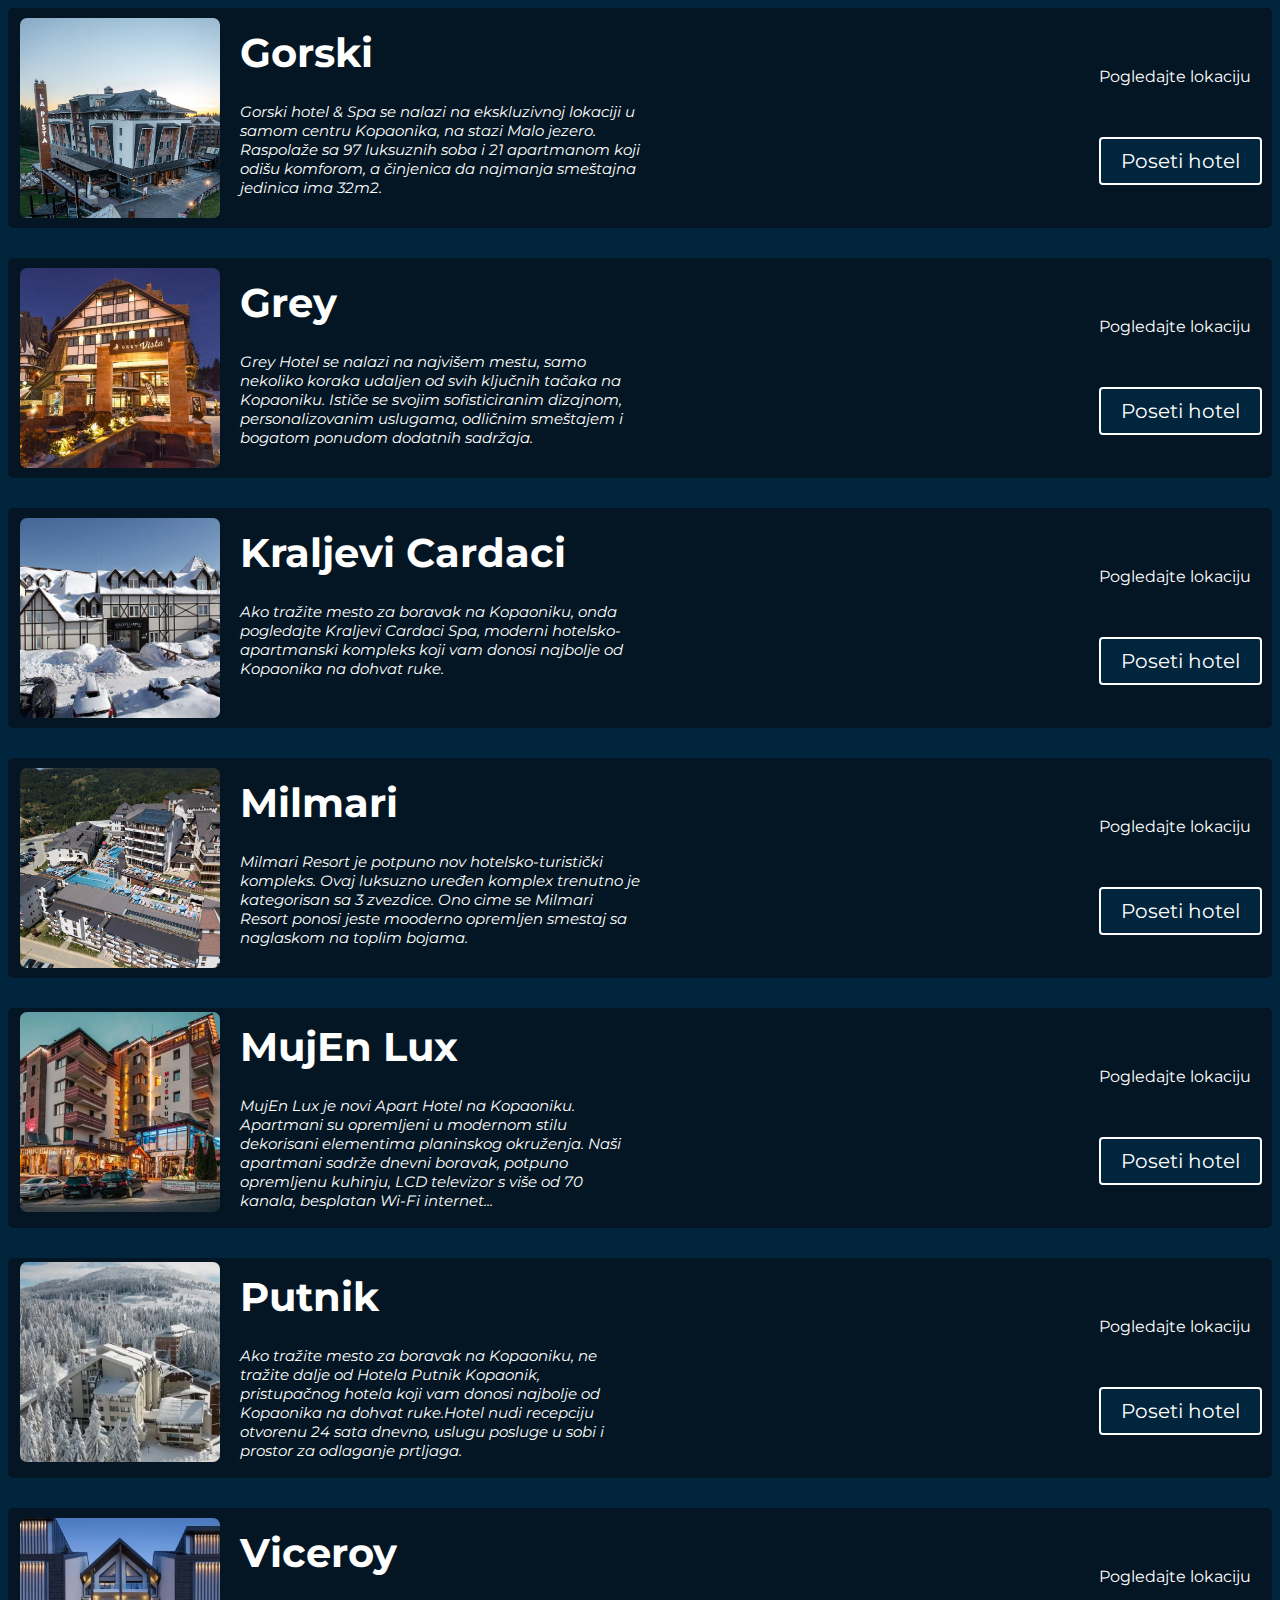
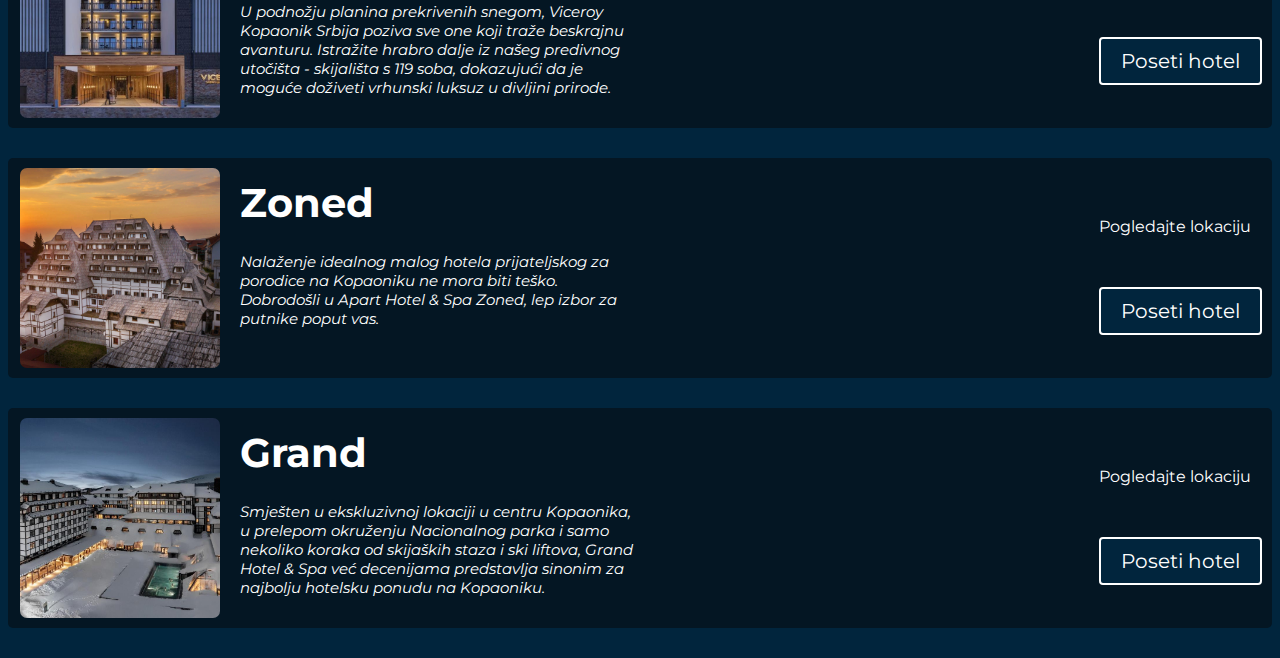
<file: EPOS/hoteli.html>
<!DOCTYPE html>
<html lang="en">
  <head>
    <meta charset="UTF-8" />
    <meta name="viewport" content="width=device-width, initial-scale=1.0" />
    <link rel="stylesheet" href="style/smestaj.css" />
    <link rel="preconnect" href="https://fonts.googleapis.com" />
    <link rel="preconnect" href="https://fonts.gstatic.com" crossorigin />
    <link
      href="https://fonts.googleapis.com/css2?family=Montserrat:ital,wght@0,200;0,300;0,400;0,500;0,700;1,200;1,300;1,400&family=Roboto+Slab:wght@400;500&family=Roboto:wght@300;400;500;700&display=swap"
      rel="stylesheet"
    />
    <title>Smestaj</title>
  </head>
  <body>
    <div class="hotel">
      <div class="obuhvatni">
        <img class="slika" src="slike-hoteli/gorski.jpg" alt="GRESKA" />
        <div class="opis">
          <p class="ime">Gorski</p>
          <p class="opis-hotela">
            Gorski hotel & Spa se nalazi na ekskluzivnoj lokaciji u samom centru
            Kopaonika, na stazi Malo jezero. Raspolaže sa 97 luksuznih soba i 21
            apartmanom koji odišu komforom, a činjenica da najmanja smeštajna
            jedinica ima 32m2.
          </p>
        </div>
      </div>
      <div class="dodatak">
        <a
          class="lokacija"
          href="https://www.google.com/maps/place/Gorski+Hotel+%26+Spa/@43.2847362,20.8090045,16.83z/data=!4m9!3m8!1s0x47563d9451d307cb:0x51a374ced1698055!5m2!4m1!1i2!8m2!3d43.2843284!4d20.8086719!16s%2Fg%2F11fjtpq930?entry=ttu"
          target="_blank"
          ><p>Pogledajte lokaciju</p></a
        >
        <button class="poseti-hotel">Poseti hotel</button>
      </div>
    </div>

    <div class="hotel">
      <div class="obuhvatni">
        <img class="slika" src="slike-hoteli/grey.jpg" alt="GRESKA" />
        <div class="opis">
          <p class="ime">Grey</p>
          <p class="opis-hotela">
            Grey Hotel se nalazi na najvišem mestu, samo nekoliko koraka udaljen
            od svih ključnih tačaka na Kopaoniku. Ističe se svojim
            sofisticiranim dizajnom, personalizovanim uslugama, odličnim
            smeštajem i bogatom ponudom dodatnih sadržaja.
          </p>
        </div>
      </div>
      <div class="dodatak">
        <a
          class="lokacija"
          href="https://www.google.com/maps/place/Grey+Hotel+Kopaonik/@43.2840423,20.8101768,17z/data=!3m1!4b1!4m9!3m8!1s0x47563dd2f0de9e0b:0x47440e119fc891d4!5m2!4m1!1i2!8m2!3d43.2840423!4d20.8127517!16s%2Fg%2F11cm_hx4nr?entry=ttu"
          target="_blank"
          ><p>Pogledajte lokaciju</p></a>
        <button class="poseti-hotel">Poseti hotel</button>
      </div>
    </div>

    <div class="hotel">
      <div class="obuhvatni">
        <img
          class="slika"
          src="slike-hoteli/kraljevi-cardaci.jpg"
          alt="GRESKA"
        />
        <div class="opis">
          <p class="ime">Kraljevi Cardaci</p>
          <p class="opis-hotela">
            Ako tražite mesto za boravak na Kopaoniku, onda pogledajte Kraljevi
            Cardaci Spa, moderni hotelsko-apartmanski kompleks koji vam donosi
            najbolje od Kopaonika na dohvat ruke.
          </p>
        </div>
      </div>
      <div class="dodatak">
        <a
          class="lokacija"
          href="https://www.google.com/maps/place/Kraljevi+%C4%8Cardaci+Spa/@43.2748229,20.7642696,17z/data=!3m1!4b1!4m6!3m5!1s0x47563c68d7a206e3:0x988ae30af01c58fe!8m2!3d43.2748229!4d20.7668445!16s%2Fg%2F11bc8d5qgq?entry=ttu"
          target="_blank"
          ><p>Pogledajte lokaciju</p></a
        >
        <button class="poseti-hotel">Poseti hotel</button>
      </div>
    </div>

    <div class="hotel">
      <div class="obuhvatni">
        <img class="slika" src="slike-hoteli/milmari.jpg" alt="GRESKA" />
        <div class="opis">
          <p class="ime">Milmari</p>
          <p class="opis-hotela">
            Milmari Resort je potpuno nov hotelsko-turistički kompleks. Ovaj
            luksuzno uređen komplex trenutno je kategorisan sa 3 zvezdice. Ono
            cime se Milmari Resort ponosi jeste mooderno opremljen smestaj sa
            naglaskom na toplim bojama.
          </p>
        </div>
      </div>
      <div class="dodatak">
        <a
          class="lokacija"
          href="https://www.google.com/maps/place/Milmari+Spa+Resort+-+Premier+A03/@43.2738918,20.7785964,17z/data=!3m1!4b1!4m9!3m8!1s0x47563da71750cb91:0x5242a9e1e2b1209f!5m2!4m1!1i2!8m2!3d43.2738918!4d20.7811713!16s%2Fg%2F11h4lddbb9?entry=ttu"
          target="_blank"
          ><p>Pogledajte lokaciju</p></a
        >
        <button class="poseti-hotel">Poseti hotel</button>
      </div>
    </div>

    <div class="hotel">
      <div class="obuhvatni">
        <img class="slika" src="slike-hoteli/mujen-lux.jpg" alt="GRESKA" />
        <div class="opis">
          <p class="ime">MujEn Lux</p>
          <p class="opis-hotela">
            MujEn Lux je novi Apart Hotel na Kopaoniku. Apartmani su opremljeni
            u modernom stilu dekorisani elementima planinskog okruženja. Naši
            apartmani sadrže dnevni boravak, potpuno opremljenu kuhinju, LCD
            televizor s više od 70 kanala, besplatan Wi-Fi internet...
          </p>
        </div>
      </div>
      <div class="dodatak">
        <a
          class="lokacija"
          href="https://www.google.com/maps/place/Mujen+Lux+Apartments,+119a,+%D0%9A%D0%BE%D0%BF%D0%B0%D0%BE%D0%BD%D0%B8%D0%BA/@43.2736149,20.7794287,17z/data=!3m1!4b1!4m6!3m5!1s0x47563c45cad8fb4d:0x8b78ce7a8b4d2087!8m2!3d43.2736149!4d20.7820036!16s%2Fg%2F12hqrynrw?entry=ttu"
          target="_blank"
          ><p>Pogledajte lokaciju</p></a
        >
        <button class="poseti-hotel">Poseti hotel</button>
      </div>
    </div>

    <div class="hotel">
      <div class="obuhvatni">
        <img class="slika" src="slike-hoteli/putnik.webp" alt="GRESKA" />
        <div class="opis">
          <p class="ime">Putnik</p>
          <p class="opis-hotela">
            Ako tražite mesto za boravak na Kopaoniku, ne tražite dalje od
            Hotela Putnik Kopaonik, pristupačnog hotela koji vam donosi najbolje
            od Kopaonika na dohvat ruke.Hotel nudi recepciju otvorenu 24 sata
            dnevno, uslugu posluge u sobi i prostor za odlaganje prtljaga.
          </p>
        </div>
      </div>
      <div class="dodatak">
        <a
          class="lokacija"
          href="https://www.google.com/maps/place/Hotel+Putnik+Kopaonik/@43.2871636,20.7940157,17z/data=!3m1!4b1!4m9!3m8!1s0x47563c2ff6b6a8db:0x45f3201bf99533c4!5m2!4m1!1i2!8m2!3d43.2871636!4d20.7965906!16s%2Fg%2F1w96fjkc?entry=ttu"
          target="_blank"
          ><p>Pogledajte lokaciju</p></a
        >
        <button class="poseti-hotel">Poseti hotel</button>
      </div>
    </div>

    <div class="hotel">
      <div class="obuhvatni">
        <img class="slika" src="slike-hoteli/viceroy.jpg" alt="GRESKA" />
        <div class="opis">
          <p class="ime">Viceroy</p>
          <p class="opis-hotela">
            U podnožju planina prekrivenih snegom, Viceroy Kopaonik Srbija
            poziva sve one koji traže beskrajnu avanturu. Istražite hrabro dalje
            iz našeg predivnog utočišta - skijališta s 119 soba, dokazujući da
            je moguće doživeti vrhunski luksuz u divljini prirode.
          </p>
        </div>
      </div>
      <div class="dodatak">
        <a
          class="lokacija"
          href="https://www.google.com/maps/place/Gorski+Hotel+%26+Spa/@43.2847362,20.8090045,16.83z/data=!4m9!3m8!1s0x47563d9451d307cb:0x51a374ced1698055!5m2!4m1!1i2!8m2!3d43.2843284!4d20.8086719!16s%2Fg%2F11fjtpq930?entry=ttuhttps://www.google.com/maps/place/Viceroy+Kopaonik+Serbia/@43.2848937,20.8080163,17z/data=!3m1!4b1!4m9!3m8!1s0x47563d9602477f79:0x52550d98f0ace663!5m2!4m1!1i2!8m2!3d43.2848937!4d20.8105912!16s%2Fg%2F11k69mpc04?entry=ttu"
          target="_blank"
          ><p>Pogledajte lokaciju</p></a
        >
        <button class="poseti-hotel">Poseti hotel</button>
      </div>
    </div>

    <div class="hotel">
      <div class="obuhvatni">
        <img class="slika" src="slike-hoteli/zoned.jpg" alt="GRESKA" />
        <div class="opis">
          <p class="ime">Zoned</p>
          <p class="opis-hotela">
            Nalaženje idealnog malog hotela prijateljskog za porodice na
            Kopaoniku ne mora biti teško. Dobrodošli u Apart Hotel & Spa Zoned,
            lep izbor za putnike poput vas.
          </p>
        </div>
      </div>
      <div class="dodatak">
        <a
          class="lokacija"
          href="https://www.google.com/maps/place/Apart+%26+Spa+Zoned/@43.2738937,20.7810612,17z/data=!3m1!4b1!4m9!3m8!1s0x47563c45c5ebe3f3:0x511740624e28d556!5m2!4m1!1i2!8m2!3d43.2738937!4d20.7836361!16s%2Fg%2F1v44p5x2?entry=ttu"
          target="_blank"
          ><p>Pogledajte lokaciju</p></a
        >
        <button class="poseti-hotel">Poseti hotel</button>
      </div>
    </div>

    <div class="hotel">
      <div class="obuhvatni">
        <img class="slika" src="slike-hoteli/grand.jpg" alt="GRESKA" />
        <div class="opis">
          <p class="ime">Grand</p>
          <p class="opis-hotela">
            Smješten u ekskluzivnoj lokaciji u centru Kopaonika, u prelepom
            okruženju Nacionalnog parka i samo nekoliko koraka od skijaških
            staza i ski liftova, Grand Hotel & Spa već decenijama predstavlja
            sinonim za najbolju hotelsku ponudu na Kopaoniku.
          </p>
        </div>
      </div>
      <div class="dodatak">
        <a
          class="lokacija"
          href="https://www.google.com/maps/place/Hotel+Grand+Kopaonik/@43.2847091,20.8096286,17z/data=!3m1!4b1!4m9!3m8!1s0x47563dd25063dcbd:0x12ea4bbebcb5e33f!5m2!4m1!1i2!8m2!3d43.2847091!4d20.8122035!16s%2Fg%2F1vxfyyxq?entry=ttu"
          target="_blank"
          ><p>Pogledajte lokaciju</p></a
        >
        <button class="poseti-hotel">Poseti hotel</button>
      </div>
    </div>
  </body>
</html>
</file>
<file: EPOS/style/smestaj.css>
body{
  background-color:  rgba(1,37, 61, 1);
}
a{
  text-decoration: none;
}
.lokacija:hover{
  font-size: 18px;
  transition: font-size 0.3s ease;
}
.lokacija:not(:hover) {
  font-size: 16px; 
  transition: font-size 0.3s ease; 
}
p{
  font-family:'Montserrat',sans-serif;
  color: white;
}
.hotel{
  height: 220px;
  display: flex;
  justify-content: space-between;
  align-items: center;
  margin-bottom: 30px;
  /* border: 1px solid white; */
  border-radius: 5px;
  background-color:rgba(4, 22, 35,5) ;
  

}
.obuhvatni{
  display: flex;
}
.slika{
  border-radius: 7px;
  height: 200px ;
  width: 200px;
  object-fit: cover;
  margin-right: 20px;
  margin-left: 12px;
  
}
.opis-hotela{
  max-width: 400px;
  min-width: 200px;
  display: inline-block;

}
.ime{
  margin-top: 10px;
  margin-bottom: 10px;
  font-weight: bold;
  font-size: 40px;
}
.opis-hotela{
  font-style: italic;
  font-size: 15px;
  
}
.poseti-hotel{
  margin-top: 35px;
  padding: 10px 20px;
  background-color:rgba(1,37, 61, 1) ;
  border-radius: 4px;
  border-style: solid;
  border-color: white;
  font-size: 20px;
  font-family:'Montserrat',sans-serif;
  color: white;

}
.poseti-hotel:hover{
  background-color:white ;
  color:rgba(1,37, 61, 1) ;
  cursor: pointer;

}
.poseti-hotel:active{
  opacity: 0.7;
}
.dodatak{
  margin-right: 10px;
}
</file>
